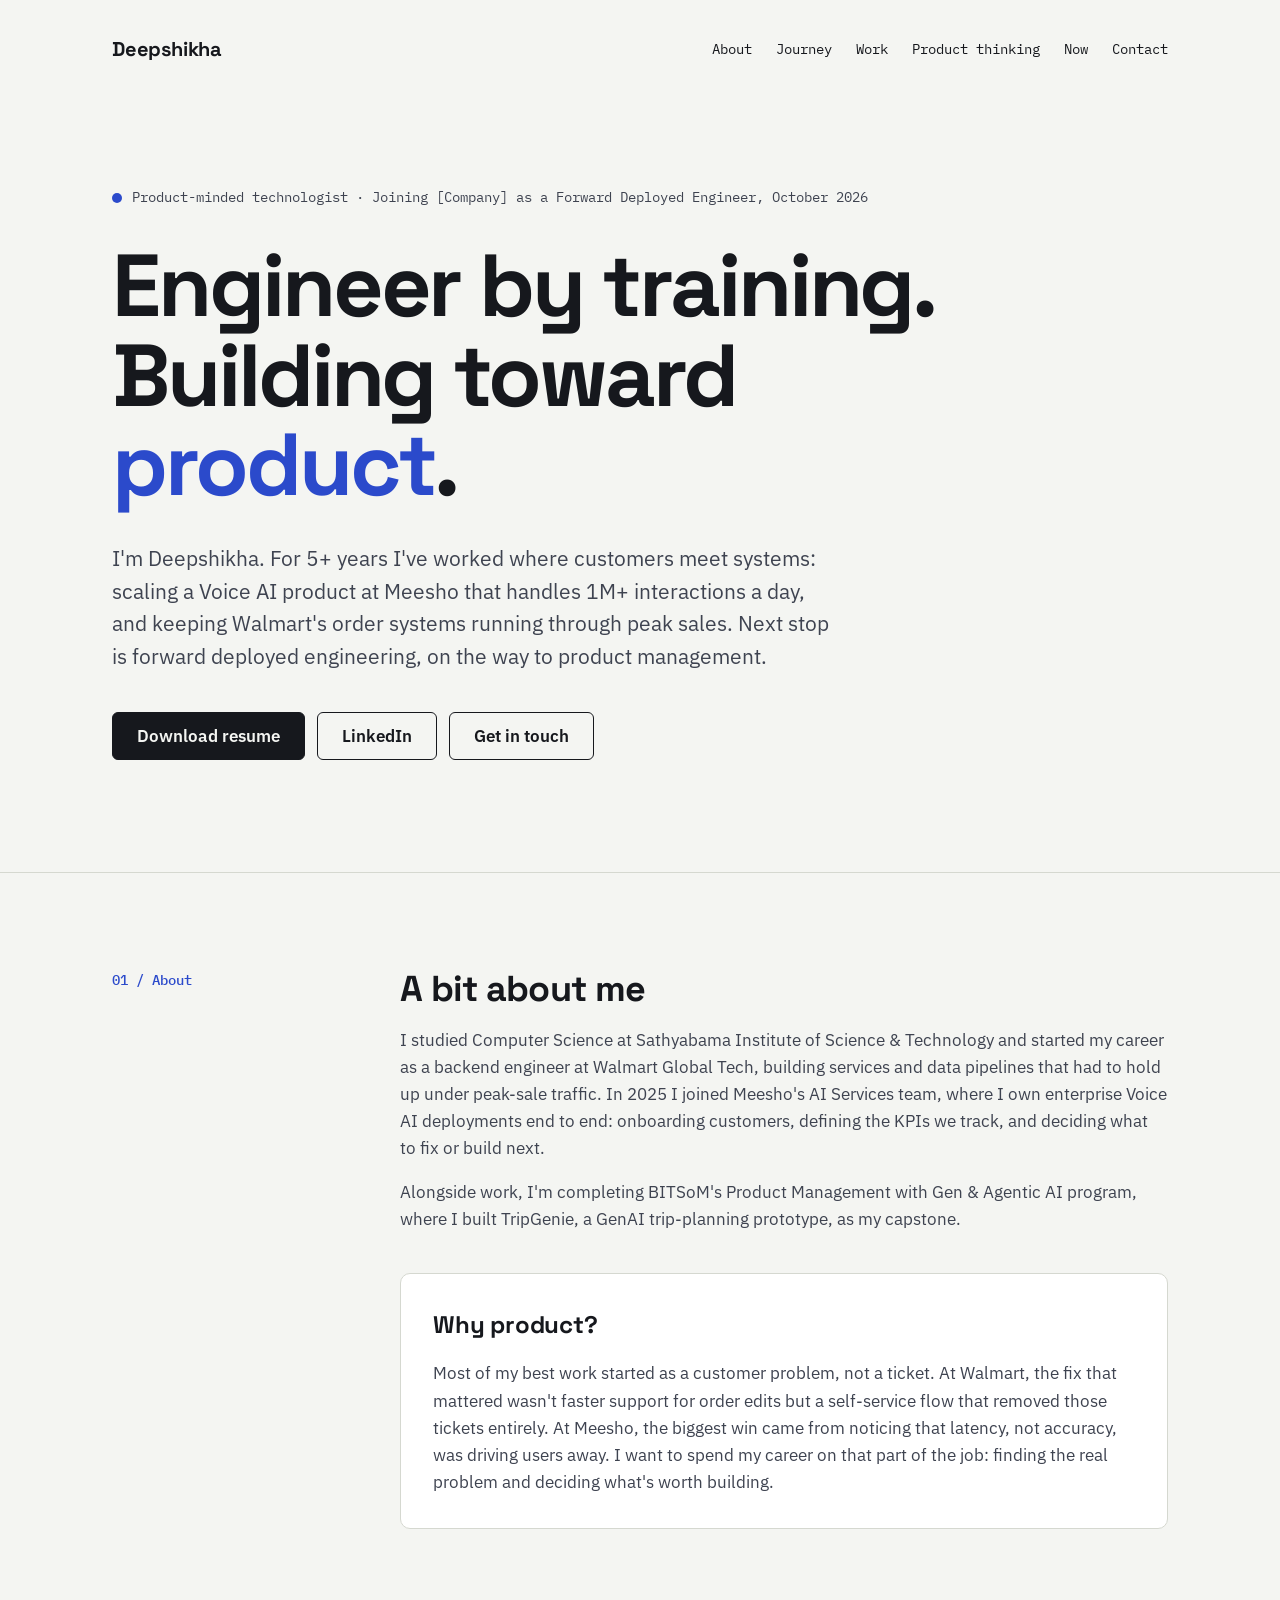
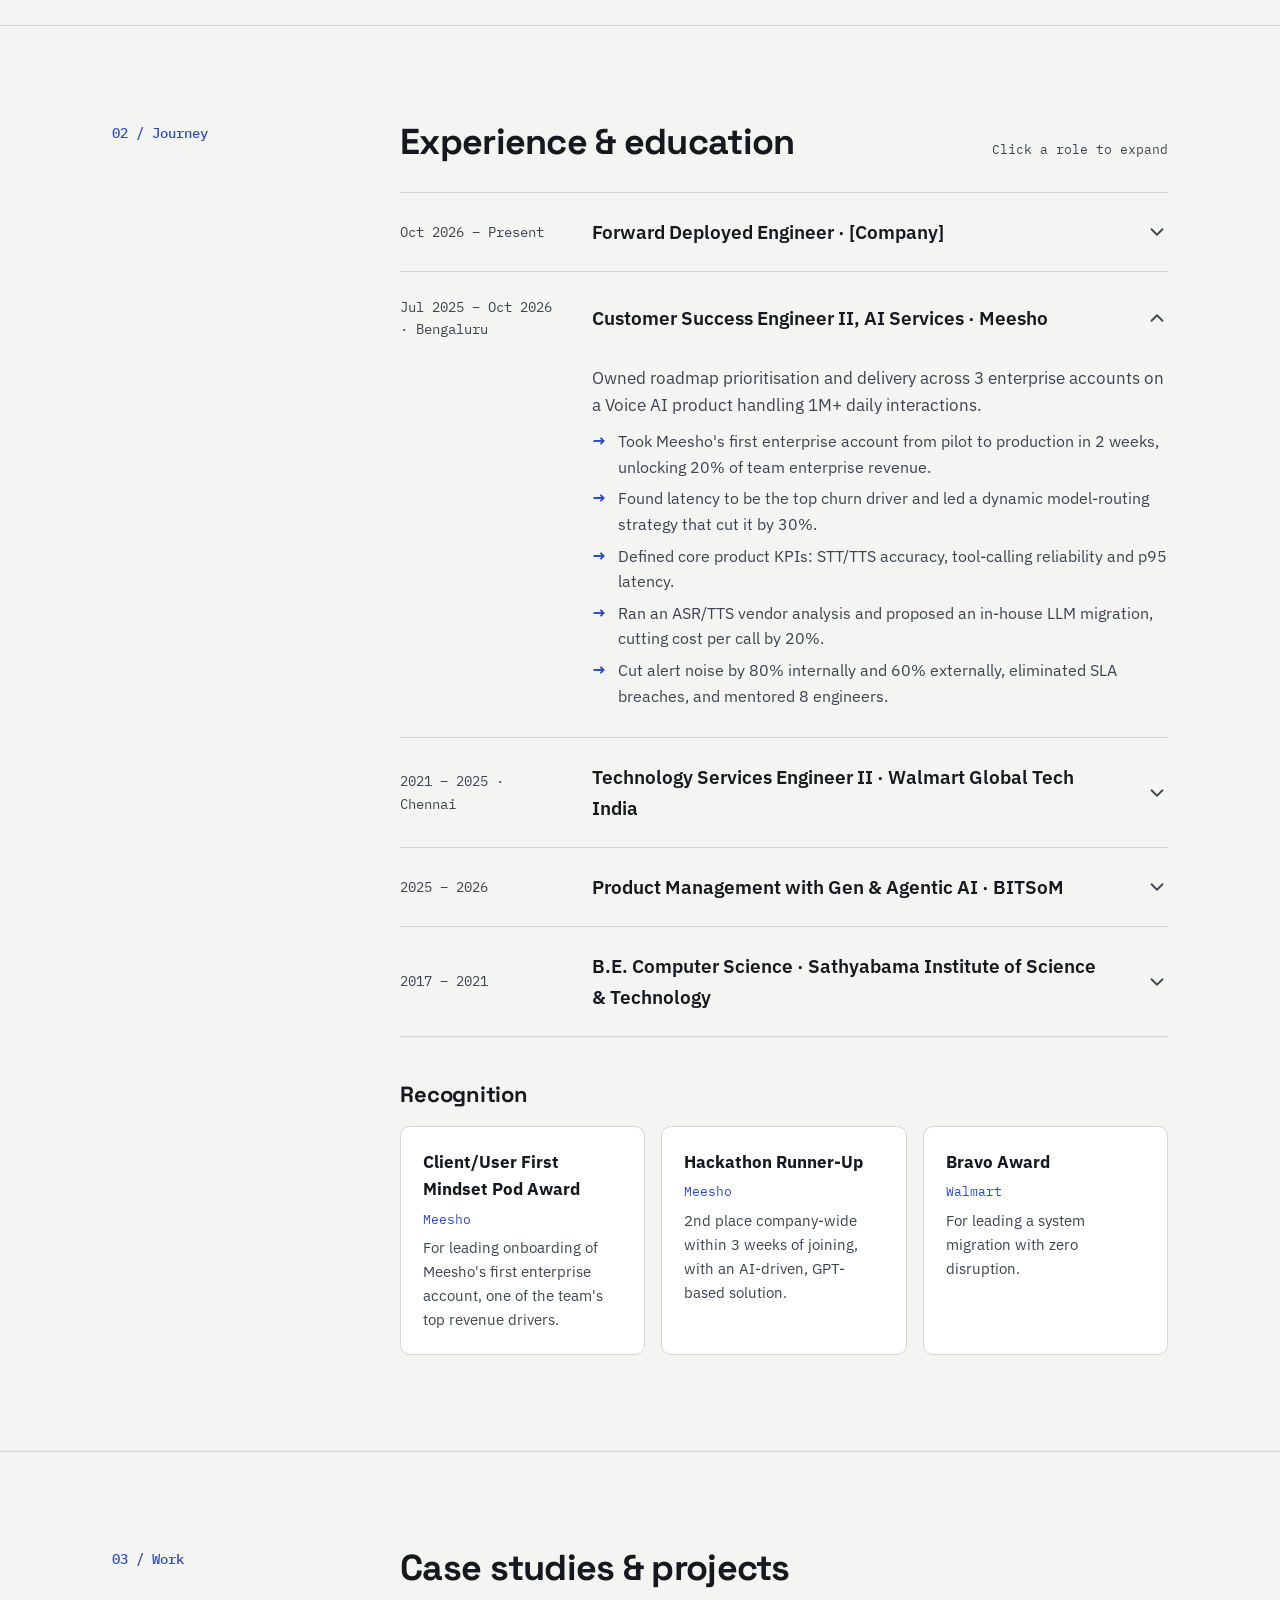
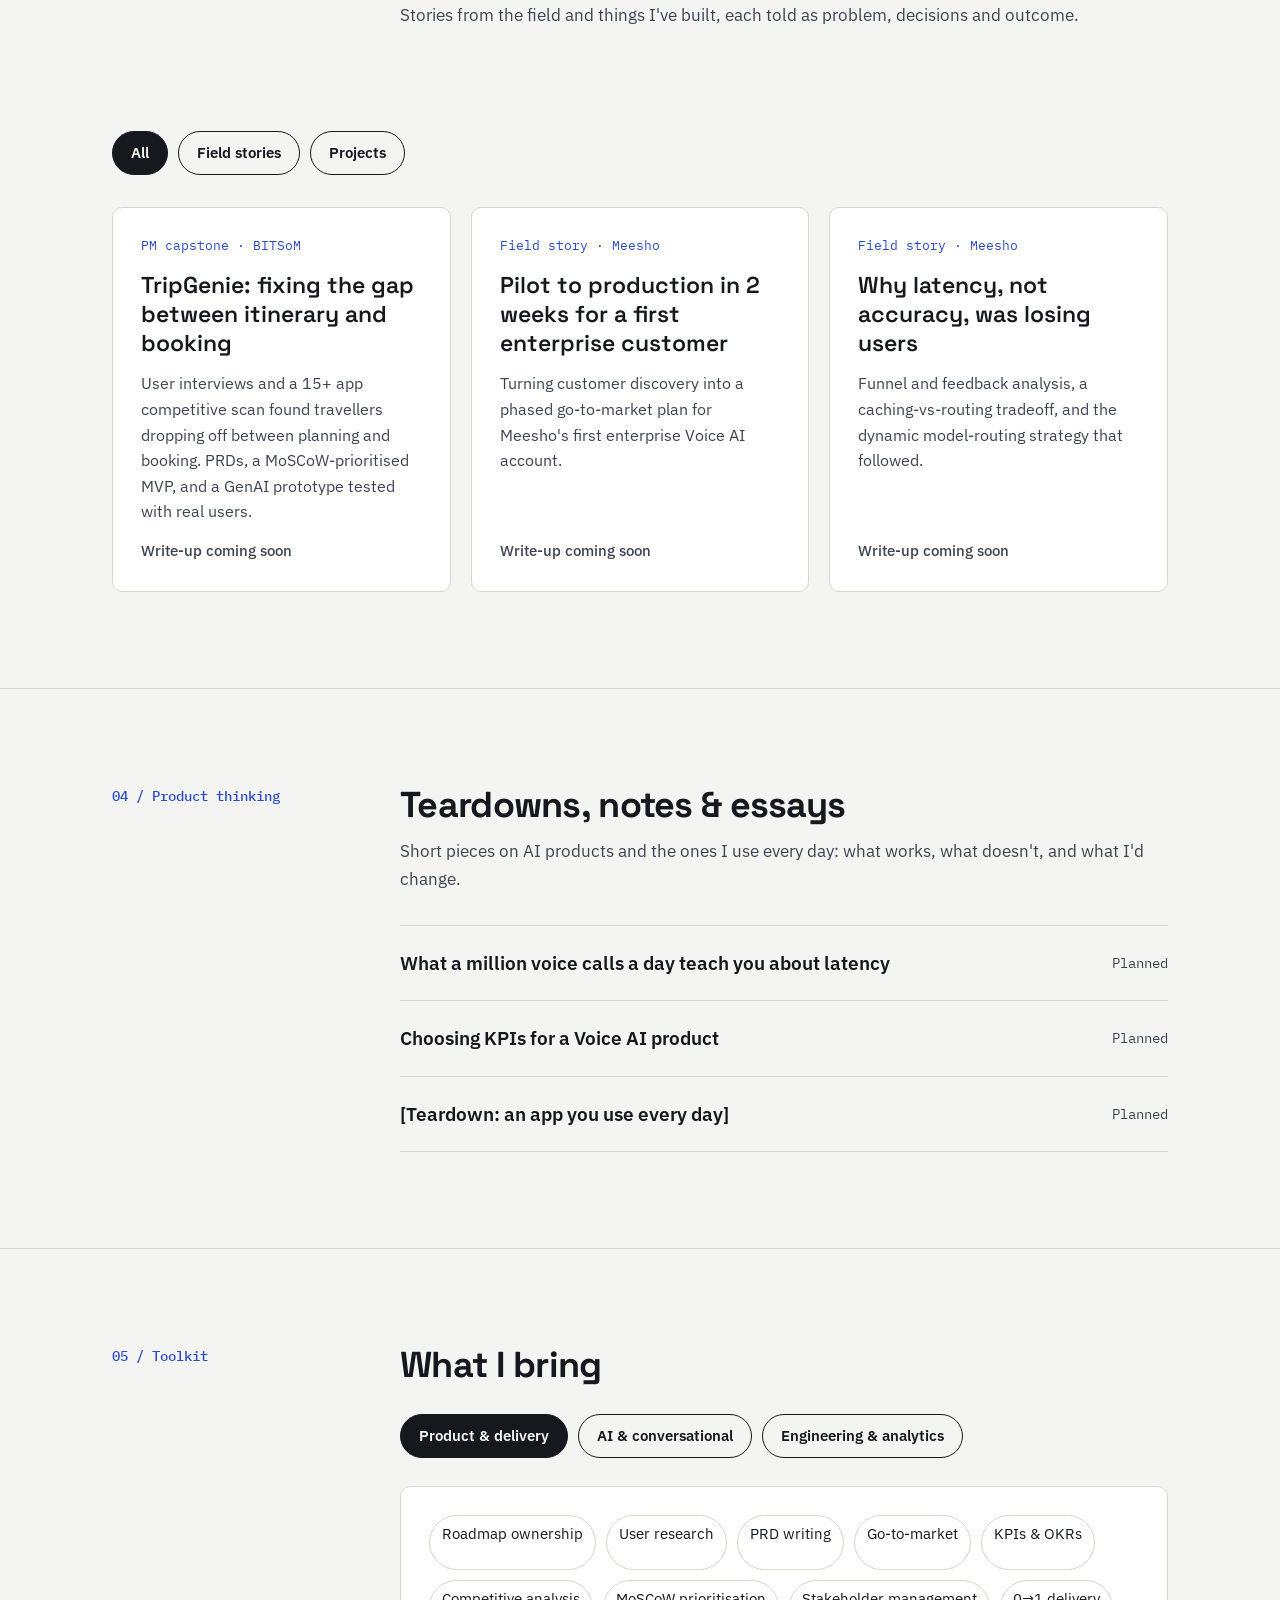
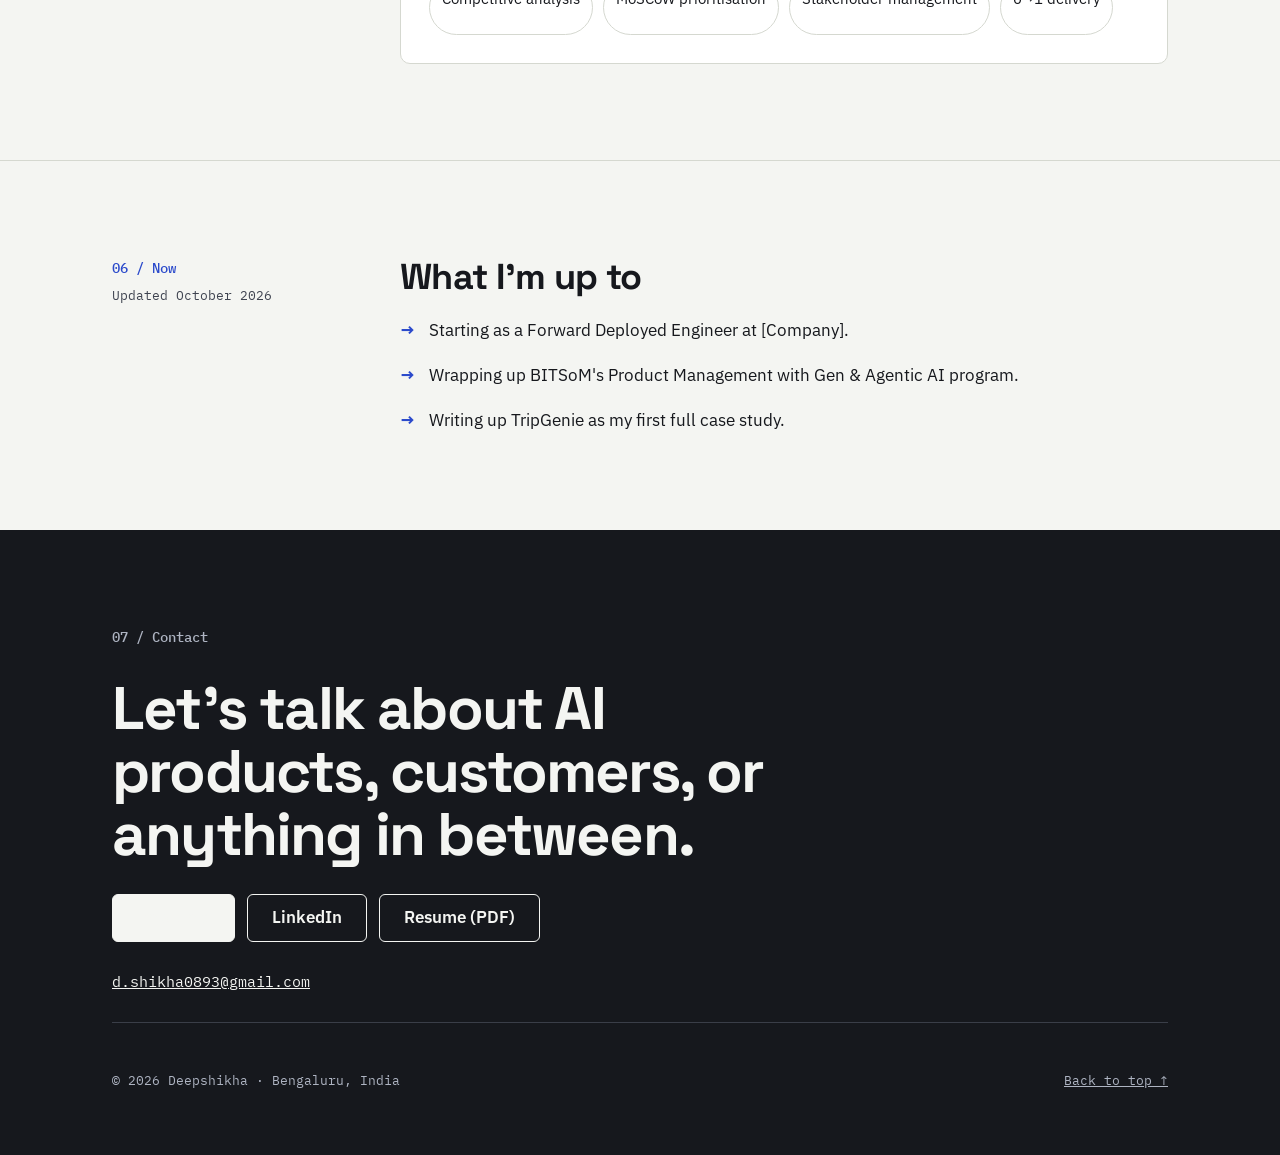
<file: index.html>
<!doctype html>
<html lang="en">
<head>
  <meta charset="utf-8">
  <meta name="viewport" content="width=device-width, initial-scale=1">
  <title>Deepshikha · Product-minded technologist</title>
  <meta name="description" content="Deepshikha: product-minded technologist moving from forward deployed engineering into product management. Enterprise Voice AI at Meesho, backend engineering at Walmart Global Tech.">
  <meta property="og:title" content="Deepshikha · Product-minded technologist">
  <meta property="og:description" content="Engineer by training, building toward product.">
  <meta property="og:type" content="website">
  <link rel="icon" href="assets/favicon.svg" type="image/svg+xml">
  <link rel="preconnect" href="https://fonts.googleapis.com">
  <link rel="preconnect" href="https://fonts.gstatic.com" crossorigin>
  <link href="https://fonts.googleapis.com/css2?family=Space+Grotesk:wght@500;600;700&family=IBM+Plex+Sans:wght@400;500;600&family=IBM+Plex+Mono:wght@400;500&display=swap" rel="stylesheet">
  <link rel="stylesheet" href="assets/css/style.css">
  <script src="assets/js/main.js" defer></script>
</head>
<body>
<a class="skip-link" href="#main">Skip to content</a>

<header class="container site-header">
  <a class="brand" href="#top">Deepshikha</a>
  <nav class="nav" aria-label="Sections">
    <a href="#about">About</a>
    <a href="#journey">Journey</a>
    <a href="#work">Work</a>
    <a href="#thinking">Product thinking</a>
    <a href="#now">Now</a>
    <a href="#contact">Contact</a>
  </nav>
</header>

<main id="main">

  <!-- ================= HERO ================= -->
  <section id="top" class="container hero">
    <!-- EDIT: replace [Company] with your new employer -->
    <div class="status rise"><span class="dot" aria-hidden="true"></span><span>Product-minded technologist · Joining [Company] as a Forward Deployed Engineer, October 2026</span></div>
    <!-- EDIT: the rotating words live in data-words, separated by commas -->
    <h1 class="rise-2">Engineer by training. Building toward <span class="rotating" data-words="product, customers, impact" aria-live="off">product</span>.</h1>
    <p class="lead rise-3">I'm Deepshikha. For 5+ years I've worked where customers meet systems: scaling a Voice AI product at Meesho that handles 1M+ interactions a day, and keeping Walmart's order systems running through peak sales. Next stop is forward deployed engineering, on the way to product management.</p>
    <div class="actions rise-3">
      <a class="btn btn-solid" href="assets/Deepshikha_Resume.pdf" download>Download resume</a>
      <a class="btn" href="https://linkedin.com/in/deepshikha2506" target="_blank" rel="noopener">LinkedIn</a>
      <a class="btn" href="#contact">Get in touch</a>
    </div>
  </section>

  <hr class="rule">

  <!-- ================= ABOUT ================= -->
  <section id="about" class="container section">
    <div class="section-label">01 / About</div>
    <div class="section-body" style="gap: 40px">
      <div style="display:flex; flex-direction:column; gap:16px">
        <h2>A bit about me</h2>
        <p class="muted">I studied Computer Science at Sathyabama Institute of Science &amp; Technology and started my career as a backend engineer at Walmart Global Tech, building services and data pipelines that had to hold up under peak-sale traffic. In 2025 I joined Meesho's AI Services team, where I own enterprise Voice AI deployments end to end: onboarding customers, defining the KPIs we track, and deciding what to fix or build next.</p>
        <p class="muted">Alongside work, I'm completing BITSoM's Product Management with Gen &amp; Agentic AI program, where I built TripGenie, a GenAI trip-planning prototype, as my capstone.</p>
      </div>
      <div class="card lift" style="padding:32px; gap:16px">
        <h3 style="font-size:24px">Why product?</h3>
        <p class="muted">Most of my best work started as a customer problem, not a ticket. At Walmart, the fix that mattered wasn't faster support for order edits but a self-service flow that removed those tickets entirely. At Meesho, the biggest win came from noticing that latency, not accuracy, was driving users away. I want to spend my career on that part of the job: finding the real problem and deciding what's worth building.</p>
      </div>
    </div>
  </section>

  <hr class="rule">

  <!-- ================= JOURNEY ================= -->
  <!-- Each role is a <details> block. Add "open" to a <details> tag to show it expanded by default.
       To add a role: copy one whole <details>...</details> block and paste it at the top of the list. -->
  <section id="journey" class="container section">
    <div class="section-label">02 / Journey</div>
    <div class="section-body" style="gap:0">
      <div class="section-head" style="margin-bottom:28px">
        <h2>Experience &amp; education</h2>
        <span class="hint">Click a role to expand</span>
      </div>

      <div class="timeline">
        <details class="role">
          <summary>
            <span class="date">Oct 2026 – Present</span>
            <span class="title">Forward Deployed Engineer · [Company]</span>
            <svg class="chev" viewBox="0 0 24 24" fill="none" stroke="currentColor" stroke-width="2" stroke-linecap="round" aria-hidden="true"><path d="M6 9l6 6 6-6"/></svg>
          </summary>
          <div class="role-body"><div class="spacer"></div><div class="content">
            <p>Just starting. Working directly with customers to understand their problems and ship solutions in the field. Highlights will go here as they happen.</p>
          </div></div>
        </details>

        <details class="role" open>
          <summary>
            <span class="date">Jul 2025 – Oct 2026 · Bengaluru</span>
            <span class="title">Customer Success Engineer II, AI Services · Meesho</span>
            <svg class="chev" viewBox="0 0 24 24" fill="none" stroke="currentColor" stroke-width="2" stroke-linecap="round" aria-hidden="true"><path d="M6 9l6 6 6-6"/></svg>
          </summary>
          <div class="role-body"><div class="spacer"></div><div class="content">
            <p>Owned roadmap prioritisation and delivery across 3 enterprise accounts on a Voice AI product handling 1M+ daily interactions.</p>
            <ul class="ticks">
              <li>Took Meesho's first enterprise account from pilot to production in 2 weeks, unlocking 20% of team enterprise revenue.</li>
              <li>Found latency to be the top churn driver and led a dynamic model-routing strategy that cut it by 30%.</li>
              <li>Defined core product KPIs: STT/TTS accuracy, tool-calling reliability and p95 latency.</li>
              <li>Ran an ASR/TTS vendor analysis and proposed an in-house LLM migration, cutting cost per call by 20%.</li>
              <li>Cut alert noise by 80% internally and 60% externally, eliminated SLA breaches, and mentored 8 engineers.</li>
            </ul>
          </div></div>
        </details>

        <details class="role">
          <summary>
            <span class="date">2021 – 2025 · Chennai</span>
            <span class="title">Technology Services Engineer II · Walmart Global Tech India</span>
            <svg class="chev" viewBox="0 0 24 24" fill="none" stroke="currentColor" stroke-width="2" stroke-linecap="round" aria-hidden="true"><path d="M6 9l6 6 6-6"/></svg>
          </summary>
          <div class="role-body"><div class="spacer"></div><div class="content">
            <p>Built and ran backend systems for large-scale order operations, including peak sales events.</p>
            <ul class="ticks">
              <li>Built the business case for a self-service order-edit flow that eliminated 100% of related support tickets.</li>
              <li>Cut mean time to respond by 40% with real-time observability on Kafka and Splunk.</li>
              <li>Hit 100% on-time SLA mitigation for critical incidents during peak sales, and cut manual effort 60% through automation.</li>
            </ul>
          </div></div>
        </details>

        <details class="role">
          <summary>
            <span class="date">2025 – 2026</span>
            <span class="title">Product Management with Gen &amp; Agentic AI · BITSoM</span>
            <svg class="chev" viewBox="0 0 24 24" fill="none" stroke="currentColor" stroke-width="2" stroke-linecap="round" aria-hidden="true"><path d="M6 9l6 6 6-6"/></svg>
          </summary>
          <div class="role-body"><div class="spacer"></div><div class="content">
            <p>Capstone: TripGenie, a GenAI trip-planning app, from user research to a working prototype.</p>
          </div></div>
        </details>

        <details class="role">
          <summary>
            <span class="date">2017 – 2021</span>
            <span class="title">B.E. Computer Science · Sathyabama Institute of Science &amp; Technology</span>
            <svg class="chev" viewBox="0 0 24 24" fill="none" stroke="currentColor" stroke-width="2" stroke-linecap="round" aria-hidden="true"><path d="M6 9l6 6 6-6"/></svg>
          </summary>
          <div class="role-body"><div class="spacer"></div><div class="content">
            <p>CGPA 8.9 / 10</p>
          </div></div>
        </details>
      </div>

      <div style="display:flex; flex-direction:column; gap:14px; padding-top:40px">
        <h3>Recognition</h3>
        <div class="awards">
          <div class="card lift">
            <strong>Client/User First Mindset Pod Award</strong>
            <span class="award-org">Meesho</span>
            <span class="muted" style="font-size:15px">For leading onboarding of Meesho's first enterprise account, one of the team's top revenue drivers.</span>
          </div>
          <div class="card lift">
            <strong>Hackathon Runner-Up</strong>
            <span class="award-org">Meesho</span>
            <span class="muted" style="font-size:15px">2nd place company-wide within 3 weeks of joining, with an AI-driven, GPT-based solution.</span>
          </div>
          <div class="card lift">
            <strong>Bravo Award</strong>
            <span class="award-org">Walmart</span>
            <span class="muted" style="font-size:15px">For leading a system migration with zero disruption.</span>
          </div>
        </div>
      </div>
    </div>
  </section>

  <hr class="rule">

  <!-- ================= WORK ================= -->
  <!-- Each card has data-kind="field" (field story) or data-kind="project".
       While a write-up isn't ready, the card is a <div>. When it is ready:
       1. copy case-studies/_template.html to e.g. case-studies/tripgenie.html and fill it in,
       2. change that card's <div ...> to <a href="case-studies/tripgenie.html" ...> (and </div> to </a>),
       3. swap the "Write-up coming soon" line for: <span class="work-more">Read case study <span class="arrow">→</span></span> -->
  <section id="work" class="container section" style="flex-direction:column; gap:32px">
    <div style="display:flex; flex-wrap:wrap; gap:48px">
      <div class="section-label">03 / Work</div>
      <div class="section-body" style="gap:12px">
        <h2>Case studies &amp; projects</h2>
        <p class="muted">Stories from the field and things I've built, each told as problem, decisions and outcome.</p>
      </div>
    </div>

    <div class="pills" role="group" aria-label="Filter work">
      <button type="button" class="pill" data-filter="all" aria-pressed="true">All</button>
      <button type="button" class="pill" data-filter="field" aria-pressed="false">Field stories</button>
      <button type="button" class="pill" data-filter="project" aria-pressed="false">Projects</button>
    </div>

    <div class="work-grid">
      <div class="card lift work-card" data-kind="project">
        <span class="work-tag">PM capstone · BITSoM</span>
        <span class="work-title">TripGenie: fixing the gap between itinerary and booking</span>
        <span class="work-desc">User interviews and a 15+ app competitive scan found travellers dropping off between planning and booking. PRDs, a MoSCoW-prioritised MVP, and a GenAI prototype tested with real users.</span>
        <span class="work-more soon">Write-up coming soon</span>
      </div>

      <div class="card lift work-card" data-kind="field">
        <span class="work-tag">Field story · Meesho</span>
        <span class="work-title">Pilot to production in 2 weeks for a first enterprise customer</span>
        <span class="work-desc">Turning customer discovery into a phased go-to-market plan for Meesho's first enterprise Voice AI account.</span>
        <span class="work-more soon">Write-up coming soon</span>
      </div>

      <div class="card lift work-card" data-kind="field">
        <span class="work-tag">Field story · Meesho</span>
        <span class="work-title">Why latency, not accuracy, was losing users</span>
        <span class="work-desc">Funnel and feedback analysis, a caching-vs-routing tradeoff, and the dynamic model-routing strategy that followed.</span>
        <span class="work-more soon">Write-up coming soon</span>
      </div>
    </div>
  </section>

  <hr class="rule">

  <!-- ================= PRODUCT THINKING ================= -->
  <!-- When a piece is published, change the <div class="list-row"> to <a class="list-row" href="LINK"> and "Planned" to the date. -->
  <section id="thinking" class="container section">
    <div class="section-label">04 / Product thinking</div>
    <div class="section-body" style="gap:0">
      <h2 style="margin-bottom:12px">Teardowns, notes &amp; essays</h2>
      <p class="muted" style="margin-bottom:32px">Short pieces on AI products and the ones I use every day: what works, what doesn't, and what I'd change.</p>
      <div>
        <div class="list-row"><span class="t">What a million voice calls a day teach you about latency</span><span class="s">Planned</span></div>
        <div class="list-row"><span class="t">Choosing KPIs for a Voice AI product</span><span class="s">Planned</span></div>
        <div class="list-row"><span class="t">[Teardown: an app you use every day]</span><span class="s">Planned</span></div>
      </div>
    </div>
  </section>

  <hr class="rule">

  <!-- ================= TOOLKIT ================= -->
  <section id="skills" class="container section">
    <div class="section-label">05 / Toolkit</div>
    <div class="section-body" style="gap:28px">
      <h2>What I bring</h2>
      <div class="pills" role="tablist" aria-label="Skill areas">
        <button type="button" class="pill" role="tab" id="tab-product" aria-controls="panel-product" aria-selected="true">Product &amp; delivery</button>
        <button type="button" class="pill" role="tab" id="tab-ai" aria-controls="panel-ai" aria-selected="false" tabindex="-1">AI &amp; conversational</button>
        <button type="button" class="pill" role="tab" id="tab-eng" aria-controls="panel-eng" aria-selected="false" tabindex="-1">Engineering &amp; analytics</button>
      </div>
      <div class="card">
        <div class="tabpanel chips" role="tabpanel" id="panel-product" aria-labelledby="tab-product">
          <span>Roadmap ownership</span><span>User research</span><span>PRD writing</span><span>Go-to-market</span><span>KPIs &amp; OKRs</span><span>Competitive analysis</span><span>MoSCoW prioritisation</span><span>Stakeholder management</span><span>0→1 delivery</span>
        </div>
        <div class="tabpanel chips" role="tabpanel" id="panel-ai" aria-labelledby="tab-ai" hidden>
          <span>LLM orchestration &amp; routing</span><span>Tool calling</span><span>ASR / TTS evaluation</span><span>Prompt engineering</span><span>Voice AI product design</span><span>GenAI development</span>
        </div>
        <div class="tabpanel chips" role="tabpanel" id="panel-eng" aria-labelledby="tab-eng" hidden>
          <span>Python</span><span>Java</span><span>SQL</span><span>REST APIs &amp; microservices</span><span>Kafka</span><span>Airflow</span><span>BigQuery</span><span>Grafana · Splunk · Kibana</span><span>Root cause analysis</span><span>A/B testing</span>
        </div>
      </div>
    </div>
  </section>

  <hr class="rule">

  <!-- ================= NOW ================= -->
  <section id="now" class="container section">
    <div class="section-label">06 / Now<small>Updated October 2026</small></div>
    <div class="section-body" style="gap:18px">
      <h2>What I'm up to</h2>
      <ul class="now-list">
        <li>Starting as a Forward Deployed Engineer at [Company].</li>
        <li>Wrapping up BITSoM's Product Management with Gen &amp; Agentic AI program.</li>
        <li>Writing up TripGenie as my first full case study.</li>
      </ul>
    </div>
  </section>

</main>

<!-- ================= CONTACT ================= -->
<footer id="contact" class="contact">
  <div class="container contact-inner">
    <div class="section-label">07 / Contact</div>
    <h2>Let's talk about AI products, customers, or anything in between.</h2>
    <div class="actions" style="padding-top:0">
      <a class="btn btn-light" href="https://mail.google.com/mail/?view=cm&fs=1&to=d.shikha0893@gmail.com" target="_blank" rel="noopener">Email me</a>
      <a class="btn btn-ghost-light" href="https://linkedin.com/in/deepshikha2506" target="_blank" rel="noopener">LinkedIn</a>
      <a class="btn btn-ghost-light" href="assets/Deepshikha_Resume.pdf" download>Resume (PDF)</a>
    </div>
    <a class="email-text" href="mailto:d.shikha0893@gmail.com">d.shikha0893@gmail.com</a>
    <div class="footer">
      <span>© <span id="year">2026</span> Deepshikha · Bengaluru, India</span>
      <a href="#top">Back to top ↑</a>
    </div>
  </div>
</footer>

</body>
</html>
</file>
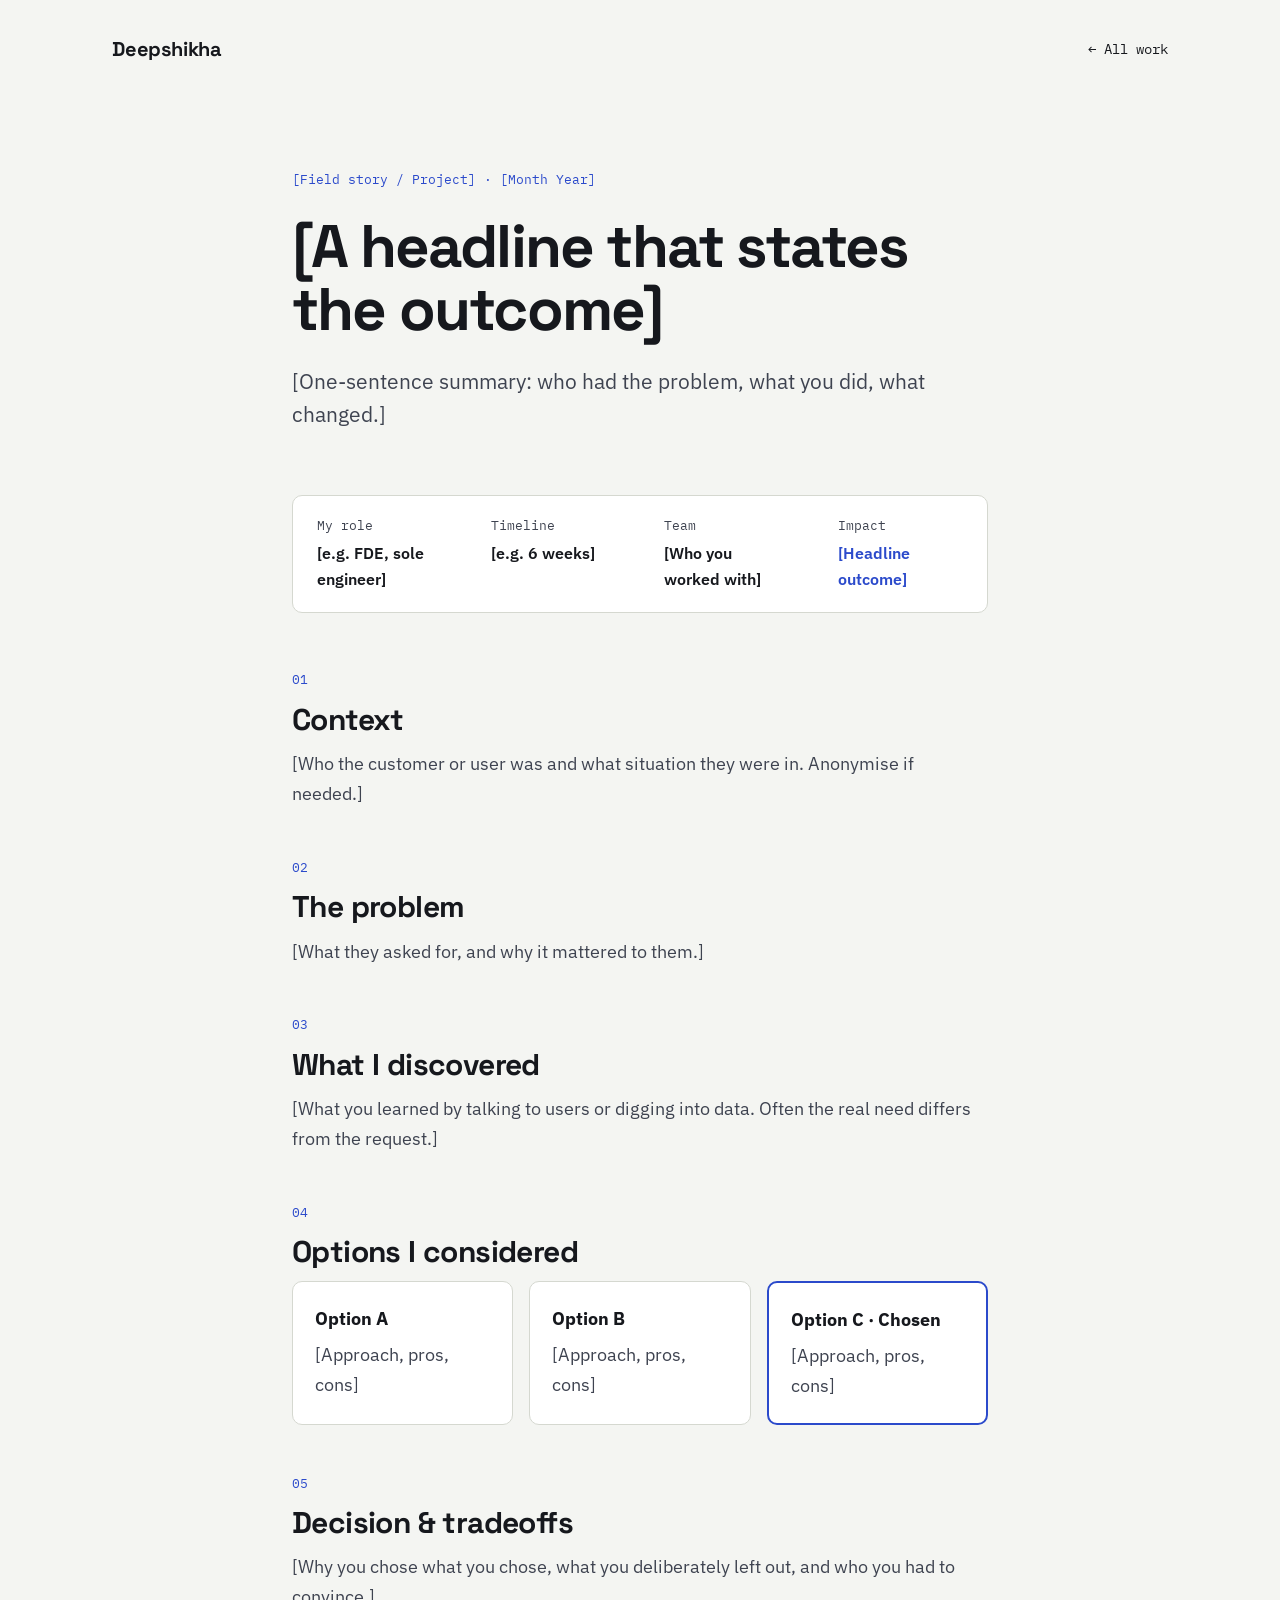
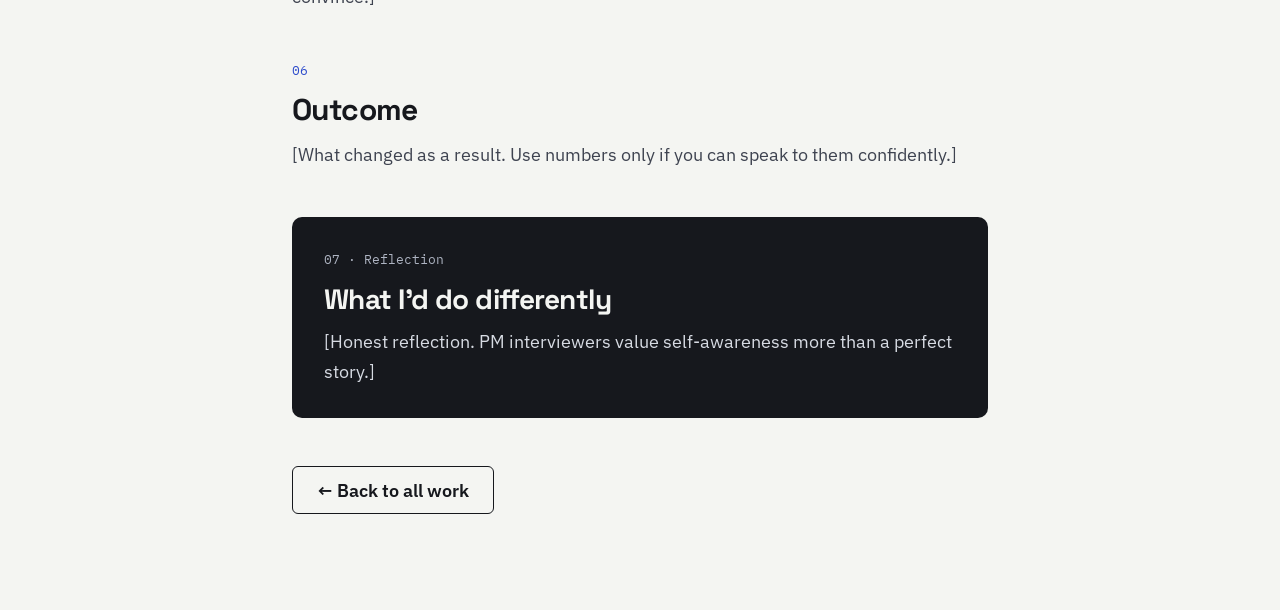
<file: case-studies/_template.html>
<!doctype html>
<html lang="en">
<head>
  <meta charset="utf-8">
  <meta name="viewport" content="width=device-width, initial-scale=1">
  <!-- EDIT: page title -->
  <title>[Case study title] · Deepshikha</title>
  <meta name="description" content="[One-sentence summary of the case study]">
  <link rel="icon" href="../assets/favicon.svg" type="image/svg+xml">
  <link rel="preconnect" href="https://fonts.googleapis.com">
  <link rel="preconnect" href="https://fonts.gstatic.com" crossorigin>
  <link href="https://fonts.googleapis.com/css2?family=Space+Grotesk:wght@500;600;700&family=IBM+Plex+Sans:wght@400;500;600&family=IBM+Plex+Mono:wght@400;500&display=swap" rel="stylesheet">
  <link rel="stylesheet" href="../assets/css/style.css">
</head>
<body>
<!--
  HOW TO USE THIS TEMPLATE
  1. Copy this file and rename it, e.g. tripgenie.html (keep it in the case-studies folder).
  2. Replace everything in [brackets].
  3. Link to it from the matching work card in index.html (instructions are in the comments there).
-->

<header class="container site-header">
  <a class="brand" href="../index.html">Deepshikha</a>
  <nav class="nav" aria-label="Back"><a href="../index.html#work">← All work</a></nav>
</header>

<main>
  <section class="cs-narrow cs-hero">
    <span class="work-tag">[Field story / Project] · [Month Year]</span>
    <h1>[A headline that states the outcome]</h1>
    <p class="lead">[One-sentence summary: who had the problem, what you did, what changed.]</p>
  </section>

  <div class="cs-narrow">
    <dl class="cs-meta">
      <div><dt>My role</dt><dd>[e.g. FDE, sole engineer]</dd></div>
      <div><dt>Timeline</dt><dd>[e.g. 6 weeks]</dd></div>
      <div><dt>Team</dt><dd>[Who you worked with]</dd></div>
      <div><dt>Impact</dt><dd style="color: var(--accent)">[Headline outcome]</dd></div>
    </dl>

    <article class="cs-body">
      <section class="cs-step">
        <span class="num">01</span>
        <h2>Context</h2>
        <p class="muted">[Who the customer or user was and what situation they were in. Anonymise if needed.]</p>
      </section>

      <section class="cs-step">
        <span class="num">02</span>
        <h2>The problem</h2>
        <p class="muted">[What they asked for, and why it mattered to them.]</p>
      </section>

      <section class="cs-step">
        <span class="num">03</span>
        <h2>What I discovered</h2>
        <p class="muted">[What you learned by talking to users or digging into data. Often the real need differs from the request.]</p>
      </section>

      <section class="cs-step">
        <span class="num">04</span>
        <h2>Options I considered</h2>
        <div class="cs-options">
          <div class="card"><strong>Option A</strong><span class="muted">[Approach, pros, cons]</span></div>
          <div class="card"><strong>Option B</strong><span class="muted">[Approach, pros, cons]</span></div>
          <div class="card chosen"><strong>Option C · Chosen</strong><span class="muted">[Approach, pros, cons]</span></div>
        </div>
      </section>

      <section class="cs-step">
        <span class="num">05</span>
        <h2>Decision &amp; tradeoffs</h2>
        <p class="muted">[Why you chose what you chose, what you deliberately left out, and who you had to convince.]</p>
      </section>

      <section class="cs-step">
        <span class="num">06</span>
        <h2>Outcome</h2>
        <p class="muted">[What changed as a result. Use numbers only if you can speak to them confidently.]</p>
      </section>

      <section class="cs-reflect">
        <span class="num" style="font-family: var(--font-mono); font-size: 13px; color: var(--dark-muted)">07 · Reflection</span>
        <h2 style="font-size: 28px">What I'd do differently</h2>
        <p>[Honest reflection. PM interviewers value self-awareness more than a perfect story.]</p>
      </section>

      <a class="btn" href="../index.html#work" style="align-self: flex-start">← Back to all work</a>
    </article>
  </div>
</main>

</body>
</html>
</file>
<file: assets/css/style.css>
/* =========================================================
   Deepshikha · Portfolio styles
   Change the accent colour in one place: --accent below.
   ========================================================= */

:root {
  --bg: #F4F5F2;
  --surface: #FFFFFF;
  --ink: #16181D;
  --muted: #3E4350;
  --line: #D5D8D0;
  --accent: #2B4ACB;          /* try #C2410C, #0F766E or #7C3AED */
  --dark: #16181D;
  --dark-muted: #AEB4C2;
  --dark-line: #3A3E48;

  --font-display: "Space Grotesk", "Helvetica Neue", Arial, sans-serif;
  --font-body: "IBM Plex Sans", "Helvetica Neue", Arial, sans-serif;
  --font-mono: "IBM Plex Mono", ui-monospace, Menlo, monospace;

  --max: 1120px;
  --radius: 10px;
}

*, *::before, *::after { box-sizing: border-box; }

html { scroll-behavior: smooth; }

body {
  margin: 0;
  background: var(--bg);
  color: var(--ink);
  font-family: var(--font-body);
  font-size: 17px;
  line-height: 1.6;
  -webkit-font-smoothing: antialiased;
}

img { max-width: 100%; }

a { color: var(--ink); }
a:hover { color: var(--accent); }

:focus-visible { outline: 2px solid var(--accent); outline-offset: 3px; border-radius: 4px; }

button { font: inherit; }

.skip-link {
  position: absolute; left: -9999px; top: 8px;
  background: var(--ink); color: var(--bg); padding: 10px 16px; border-radius: 6px; z-index: 10;
}
.skip-link:focus { left: 8px; }

.container { max-width: var(--max); margin: 0 auto; padding-inline: 32px; }

.rule { border: 0; border-top: 1px solid var(--line); margin: 0; }

/* ---------- Header / nav ---------- */
.site-header {
  display: flex; flex-wrap: wrap; justify-content: space-between; align-items: center;
  gap: 16px; padding-block: 28px;
}
.brand {
  font-family: var(--font-display); font-weight: 700; font-size: 20px;
  text-decoration: none; letter-spacing: -0.01em;
}
.nav { display: flex; flex-wrap: wrap; gap: 4px 24px; font-family: var(--font-mono); font-size: 14px; }
.nav a, .navlink {
  text-decoration: none; padding: 10px 0;
  background-image: linear-gradient(currentColor, currentColor);
  background-size: 0 1.5px; background-repeat: no-repeat; background-position: 0 85%;
  transition: background-size .25s ease;
}
.nav a:hover { background-size: 100% 1.5px; }

/* ---------- Hero ---------- */
.hero { display: flex; flex-direction: column; gap: 32px; padding-block: 88px 112px; }
.status { display: flex; flex-wrap: wrap; align-items: center; gap: 10px; font-family: var(--font-mono); font-size: 14px; color: var(--muted); }
.dot { width: 10px; height: 10px; border-radius: 50%; background: var(--accent); animation: pulse 2s infinite; flex: none; }
.hero h1 {
  margin: 0; font-family: var(--font-display); font-weight: 700;
  font-size: clamp(44px, 7vw, 88px); line-height: 1.02; letter-spacing: -0.035em; max-width: 960px;
}
.rotating { color: var(--accent); display: inline-block; transition: opacity .3s ease, transform .3s ease; }
.rotating.is-out { opacity: 0; transform: translateY(-0.15em); }
.lead { margin: 0; font-size: 21px; line-height: 1.55; color: var(--muted); max-width: 720px; }

.rise { animation: rise .7s ease both; }
.rise-2 { animation: rise .7s .15s ease both; }
.rise-3 { animation: rise .7s .3s ease both; }

/* ---------- Buttons ---------- */
.actions { display: flex; flex-wrap: wrap; gap: 12px; padding-top: 8px; }
.btn {
  display: inline-flex; align-items: center; min-height: 48px; padding: 0 24px;
  border: 1.5px solid var(--ink); border-radius: 6px; text-decoration: none; font-weight: 600;
  transition: transform .2s ease, background-color .2s ease, color .2s ease;
}
.btn:hover { transform: translateY(-2px); color: var(--ink); }
.btn-solid { background: var(--ink); color: var(--bg); }
.btn-solid:hover { color: var(--bg); }
.btn-light { background: var(--bg); color: var(--ink); border-color: var(--bg); }
.btn-light:hover { color: var(--ink); }
.btn-ghost-light { color: var(--bg); border-color: var(--bg); }
.btn-ghost-light:hover { color: var(--bg); }

/* ---------- Sections ---------- */
.section { display: flex; flex-wrap: wrap; gap: 48px; padding-block: 96px; }
.section-label { flex: 1 1 240px; font-family: var(--font-mono); font-size: 14px; color: var(--accent); font-weight: 500; }
.section-label small { display: block; color: var(--muted); font-size: 13px; font-weight: 400; margin-top: 6px; }
.section-body { flex: 999 1 560px; min-width: 0; display: flex; flex-direction: column; gap: 24px; }
.section-head { display: flex; flex-wrap: wrap; justify-content: space-between; align-items: baseline; gap: 12px; }
.hint { font-family: var(--font-mono); font-size: 13px; color: var(--muted); }

h2 { margin: 0; font-family: var(--font-display); font-size: 36px; line-height: 1.15; letter-spacing: -0.02em; }
h3 { margin: 0; font-family: var(--font-display); font-size: 22px; letter-spacing: -0.01em; }
p { margin: 0; }
.muted { color: var(--muted); }

.card {
  background: var(--surface); border: 1px solid var(--line); border-radius: var(--radius);
  padding: 28px; display: flex; flex-direction: column; gap: 14px;
}
.lift { transition: transform .25s ease, box-shadow .25s ease, border-color .25s ease; }
.lift:hover { transform: translateY(-6px); box-shadow: 0 18px 40px rgba(22,24,29,.12); border-color: var(--ink); }

/* ---------- Journey (accordion using <details>) ---------- */
.timeline { display: flex; flex-direction: column; }
.role { border-top: 1px solid var(--line); }
.role:last-of-type { border-bottom: 1px solid var(--line); }
.role summary {
  list-style: none; cursor: pointer; display: flex; flex-wrap: wrap; align-items: center;
  gap: 8px 32px; padding: 24px 0;
}
.role summary::-webkit-details-marker { display: none; }
.role .date { flex: 1 1 160px; font-family: var(--font-mono); font-size: 14px; color: var(--muted); }
.role .title { flex: 999 1 360px; font-weight: 600; font-size: 19px; transition: color .2s ease; }
.role summary:hover .title { color: var(--accent); }
.chev { width: 22px; height: 22px; color: var(--muted); transition: transform .25s ease; flex: none; }
.role[open] .chev { transform: rotate(180deg); }
.role-body { display: flex; flex-wrap: wrap; gap: 8px 32px; padding: 0 0 28px; animation: rise .35s ease both; }
.role-body .spacer { flex: 1 1 160px; }
.role-body .content { flex: 999 1 400px; display: flex; flex-direction: column; gap: 10px; color: var(--muted); }

.ticks { list-style: none; margin: 0; padding: 0; display: flex; flex-direction: column; gap: 6px; font-size: 16px; }
.ticks li { display: flex; gap: 12px; }
.ticks li::before { content: "→"; color: var(--accent); font-weight: 700; flex: none; }

.awards { display: flex; flex-wrap: wrap; gap: 16px; }
.awards .card { flex: 1 1 220px; padding: 22px; gap: 6px; }
.award-org { font-family: var(--font-mono); font-size: 13px; color: var(--accent); }

/* ---------- Pills (filters + tabs) ---------- */
.pills { display: flex; flex-wrap: wrap; gap: 10px; }
.pill {
  min-height: 44px; padding: 0 18px; border-radius: 999px; border: 1.5px solid var(--ink);
  background: transparent; color: var(--ink); cursor: pointer; font-weight: 600; font-size: 15px;
  transition: background-color .2s ease, color .2s ease;
}
.pill:hover { background: rgba(22,24,29,.06); }
.pill[aria-pressed="true"], .pill[aria-selected="true"] { background: var(--ink); color: var(--bg); }

/* ---------- Work ---------- */
.work-grid { display: flex; flex-wrap: wrap; gap: 20px; }
.work-card { flex: 1 1 320px; text-decoration: none; color: var(--ink); }
.work-card[hidden] { display: none; }
.work-tag { font-family: var(--font-mono); font-size: 13px; color: var(--accent); }
.work-title { font-family: var(--font-display); font-weight: 600; font-size: 23px; line-height: 1.25; }
.work-desc { color: var(--muted); font-size: 16px; }
.work-more { margin-top: auto; font-weight: 600; font-size: 15px; }
.work-more .arrow { display: inline-block; transition: transform .25s ease; }
.work-card:hover .arrow { transform: translateX(6px); }
.work-more.soon { color: var(--muted); font-weight: 500; }

/* ---------- Writing list ---------- */
.list-row {
  display: flex; flex-wrap: wrap; justify-content: space-between; align-items: center; gap: 8px 24px;
  padding: 22px 0; border-top: 1px solid var(--line); text-decoration: none; color: var(--ink);
  transition: padding-left .25s ease;
}
.list-row:last-child { border-bottom: 1px solid var(--line); }
a.list-row:hover { padding-left: 12px; }
.list-row .t { font-weight: 600; font-size: 19px; }
.list-row .s { font-family: var(--font-mono); font-size: 14px; color: var(--muted); }

/* ---------- Toolkit ---------- */
.chips { display: flex; flex-wrap: wrap; gap: 10px; }
.chips span {
  padding: 6px 12px; border: 1px solid var(--line); border-radius: 999px; font-size: 15px; background: var(--surface);
  transition: transform .2s ease;
}
.chips span:hover { transform: scale(1.05); }
.tabpanel { min-height: 120px; }
.tabpanel[hidden] { display: none; }

/* ---------- Now ---------- */
.now-list { list-style: none; margin: 0; padding: 0; display: flex; flex-direction: column; gap: 18px; }
.now-list li { display: flex; gap: 14px; }
.now-list li::before { content: "→"; color: var(--accent); font-weight: 700; flex: none; }

/* ---------- Contact ---------- */
.contact { background: var(--dark); color: var(--bg); }
.contact a { color: var(--bg); }
.contact-inner { display: flex; flex-direction: column; gap: 28px; padding-block: 96px 64px; }
.contact .section-label { color: var(--dark-muted); flex: none; }
.contact h2 {
  font-weight: 700; font-size: clamp(36px, 5vw, 60px); line-height: 1.05; letter-spacing: -0.03em; max-width: 760px;
}
.email-text { font-family: var(--font-mono); font-size: 15px; color: var(--dark-muted); }
.footer {
  padding-top: 48px; border-top: 1px solid var(--dark-line); display: flex; flex-wrap: wrap;
  justify-content: space-between; gap: 12px; font-family: var(--font-mono); font-size: 13px; color: var(--dark-muted);
}
.footer a { color: var(--dark-muted); }

/* ---------- Case study page ---------- */
.cs-narrow { max-width: 760px; margin: 0 auto; padding-inline: 32px; }
.cs-hero { display: flex; flex-direction: column; gap: 24px; padding-block: 72px 48px; }
.cs-hero h1 { margin: 0; font-family: var(--font-display); font-weight: 700; font-size: clamp(36px, 5.5vw, 60px); line-height: 1.05; letter-spacing: -0.03em; }
.cs-meta { display: flex; flex-wrap: wrap; background: var(--surface); border: 1px solid var(--line); border-radius: var(--radius); margin-bottom: 56px; }
.cs-meta div { flex: 1 1 160px; padding: 20px 24px; display: flex; flex-direction: column; gap: 4px; }
.cs-meta dt { font-family: var(--font-mono); font-size: 13px; color: var(--muted); }
.cs-meta dd { margin: 0; font-weight: 600; font-size: 16px; }
.cs-body { display: flex; flex-direction: column; gap: 48px; padding-bottom: 96px; font-size: 18px; line-height: 1.65; }
.cs-step { display: flex; flex-direction: column; gap: 12px; }
.cs-step .num { font-family: var(--font-mono); font-size: 13px; color: var(--accent); }
.cs-step h2 { font-size: 30px; }
.cs-options { display: flex; flex-wrap: wrap; gap: 16px; }
.cs-options .card { flex: 1 1 200px; padding: 22px; gap: 6px; }
.cs-options .chosen { border: 2px solid var(--accent); }
.cs-reflect { background: var(--dark); color: var(--bg); border-radius: var(--radius); padding: 32px; display: flex; flex-direction: column; gap: 12px; }
.cs-reflect p { color: #D7DBE3; }

/* ---------- Motion ---------- */
@keyframes pulse {
  0% { box-shadow: 0 0 0 0 rgba(43,74,203,.5); }
  70% { box-shadow: 0 0 0 10px rgba(43,74,203,0); }
  100% { box-shadow: 0 0 0 0 rgba(43,74,203,0); }
}
@keyframes rise { from { opacity: 0; transform: translateY(16px); } to { opacity: 1; transform: none; } }

@media (max-width: 600px) {
  .container, .cs-narrow { padding-inline: 20px; }
  .hero { padding-block: 56px 72px; }
  .section { padding-block: 64px; gap: 24px; }
  h2 { font-size: 30px; }
}

@media (prefers-reduced-motion: reduce) {
  *, *::before, *::after { animation: none !important; transition: none !important; }
  html { scroll-behavior: auto; }
}
</file>
